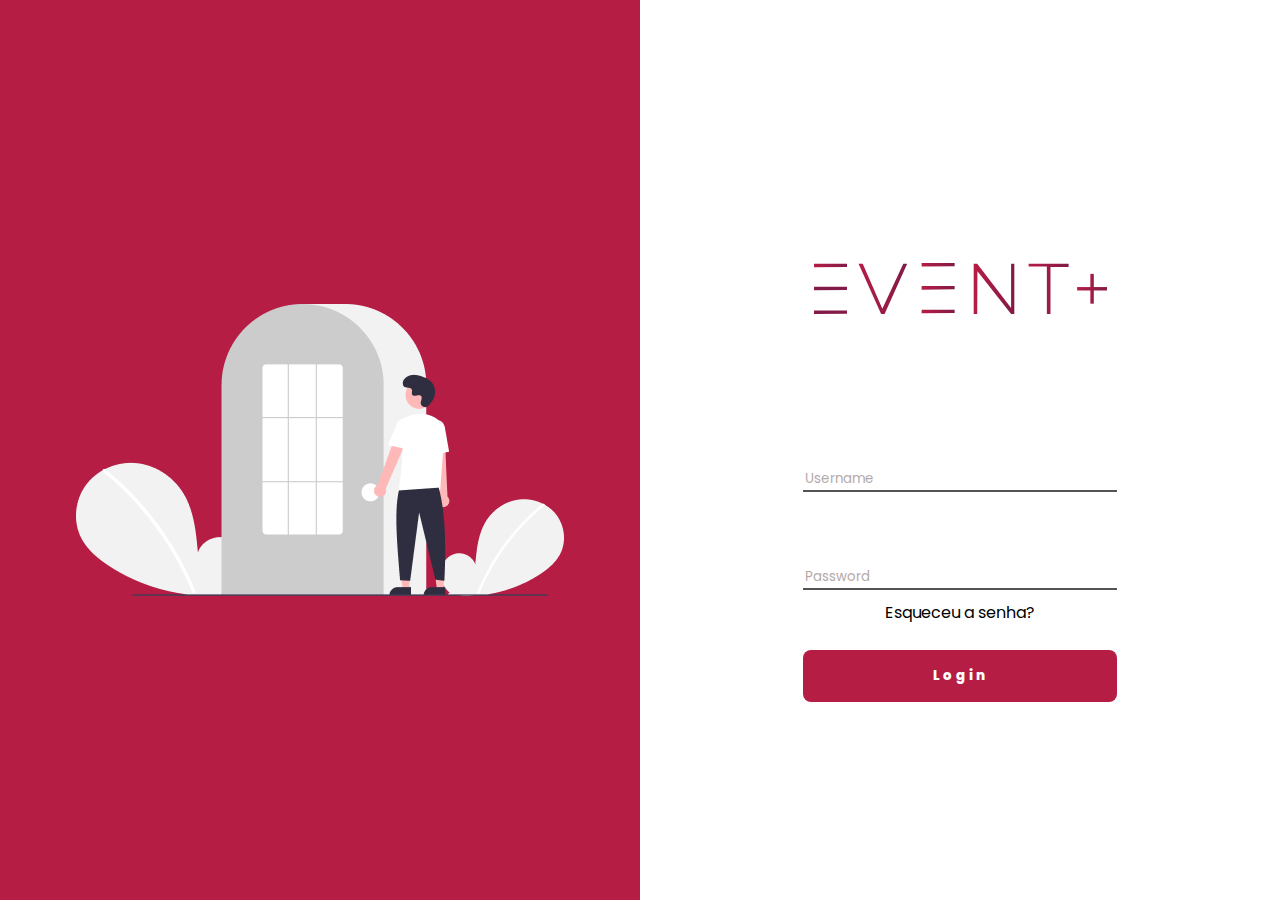
<file: Login/index.html>
<!DOCTYPE html>
<html lang="pt-br">
<head>
    <meta charset="UTF-8">
    <meta http-equiv="X-UA-Compatible" content="IE=edge">
    <meta name="viewport" content="width=device-width, initial-scale=1.0">
    <link rel="stylesheet" href="style.css">
    <title>Login</title>
</head>
<body>

    <div class="main-login">
        <div class="left-login">
            <img src="../img/Login.png" class="" alt="AbrindoPorta">
        </div>
        <div class="right-login">
            <div class="card-login">
                <img src="../img/Logo.svg" alt="Logo">

                <div class="textfield">
                    <!-- <label for="usuario"></label> -->
                    <input type="text" name="usuario" placeholder="Username">
                </div>

                <div class="textfield">
                    <!-- <label for="senha"></label> -->
                    <input type="password" name="senha" placeholder="Password">
                    

                </div>
                <p>Esqueceu a senha?</p>
                <button class="btn-login">Login</button>
            </div>
        </div>

    </div>
    
</body>
</html>
</file>
<file: Login/style.css>
@import url('https://fonts.googleapis.com/css2?family=Poppins:wght@100&display=swap');

* {
    margin: 0;
    font-family: 'Poppins', sans-serif ;
    box-sizing: border-box;

}


.main-login {
    width: 100vw;
    height: 100vh;
    /* background: #B51D44; */
    display: flex;
    justify-content: center;
    align-items: center;
}

.left-login {
    width: 50vw;
    height: 100vh;
    display: flex;
    justify-content: center;
    align-items: center;
    flex-direction: column;
    background: #B51D44;
}

.left-login > h1 {
    font-size: 3vw;
    color: ;
}

.left-login-image {
    width: 35vw;
}

.right-login {
    width: 50vw;
    height: 100vh;
    display: flex;
    justify-content: center;
    align-items: center;
}

.card-login {
    width: 60%;
    display: flex;
    justify-content: center;
    align-items: center;
    flex-direction: column;
    padding: 30px 35px;
    background-color: ;

}

.card-login > img {
    margin: 10vh;
}
    
.textfield {
    width: 100%;
    display: flex;
    flex-direction: column;
    align-items: flex-start;
    justify-content: center;
    margin: 10px;
}

.textfield > input {
    width: 100%;
    border-color: black;
    margin-top: 6vh;
   
    font-size: 10pt;
    border-left: 1px;
    border-right: 1px;
    border-top: 1px;
   
}



.textfield > label {
    
    margin-bottom: 10px;
}

.textfield > input::placeholder {
    color: #B4A9A9;
}

.p {
    display: flex;
    justify-content: center;
    margin: ;
    font-size: 10pt;
    color: #B4A9A9;
}

.btn-login {
    width: 100%;
    padding: 16px 0px;
    margin: 25px;
    border: none;
    border-radius: 8px;
    outline: none;
   
    font-weight: 800;
    letter-spacing: 3px;
    color: white;
    background: #B51D44;
    cursor: pointer;
}
</file>
